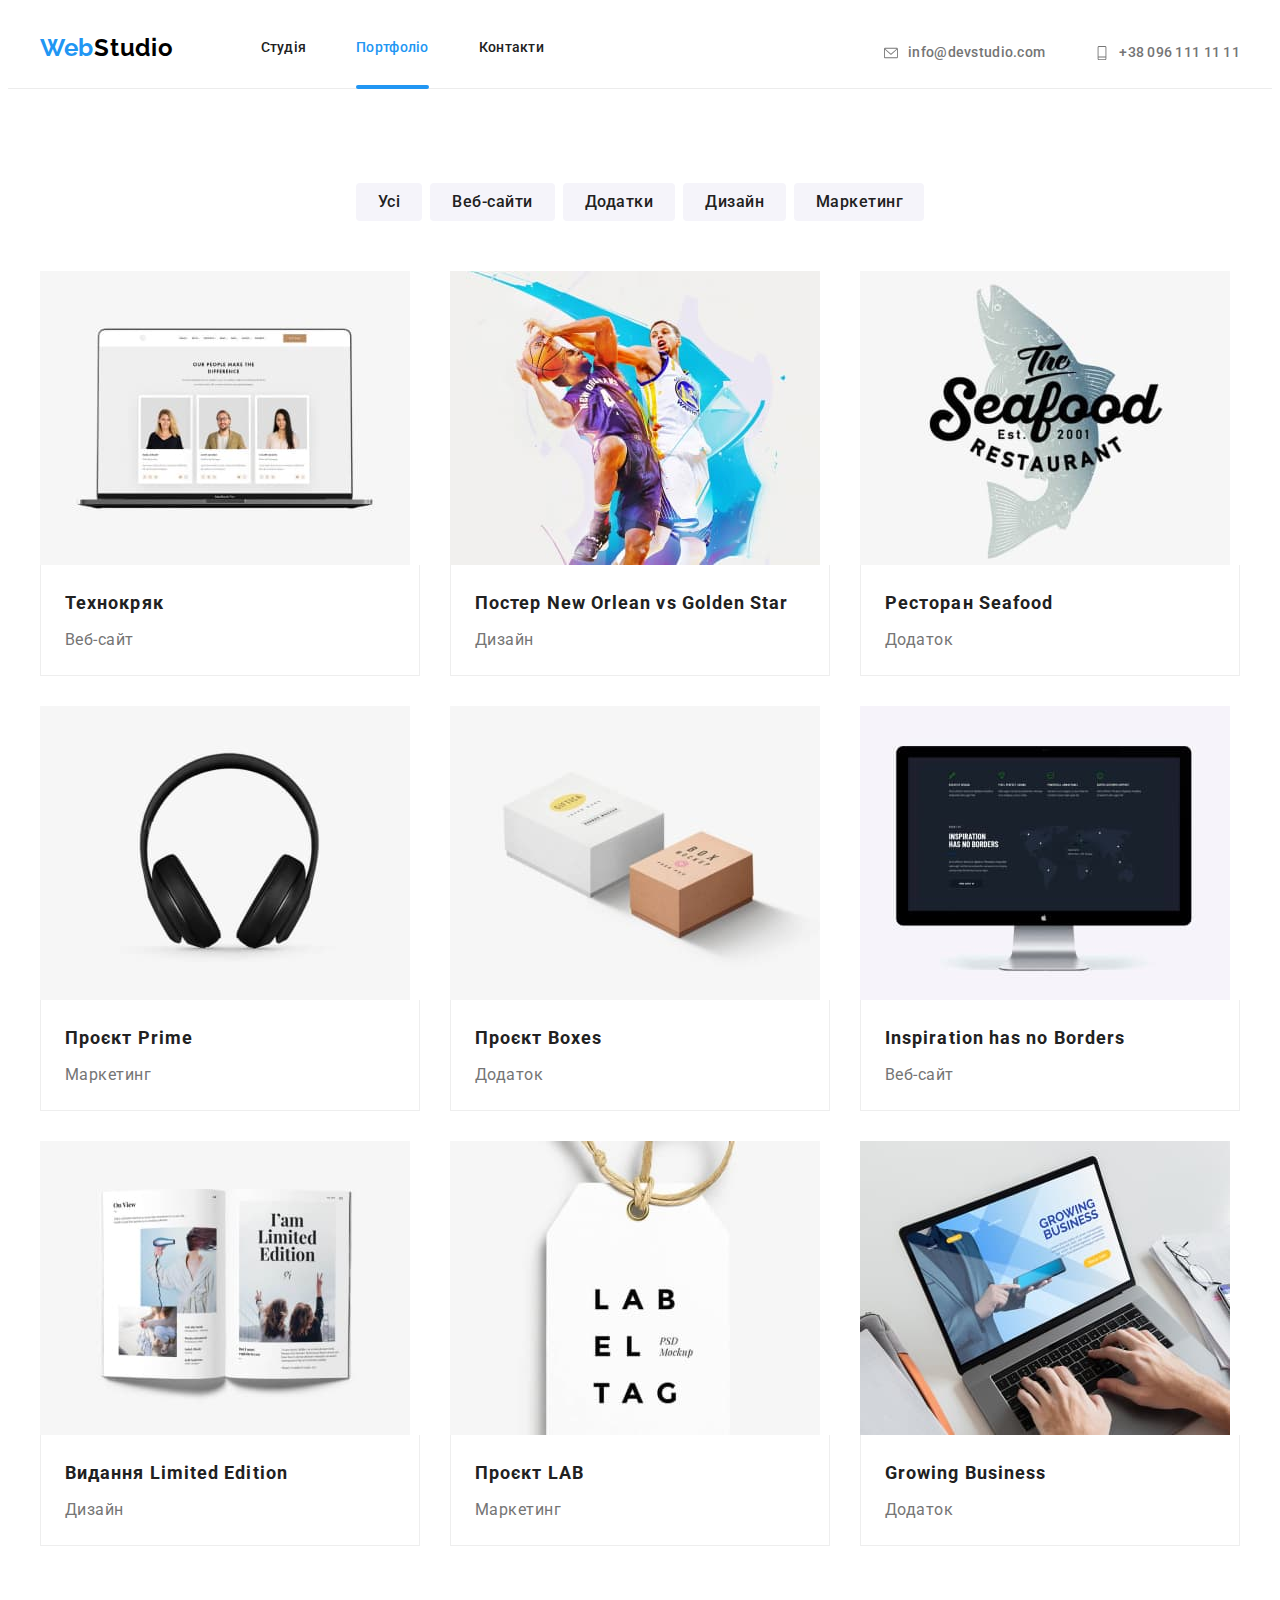
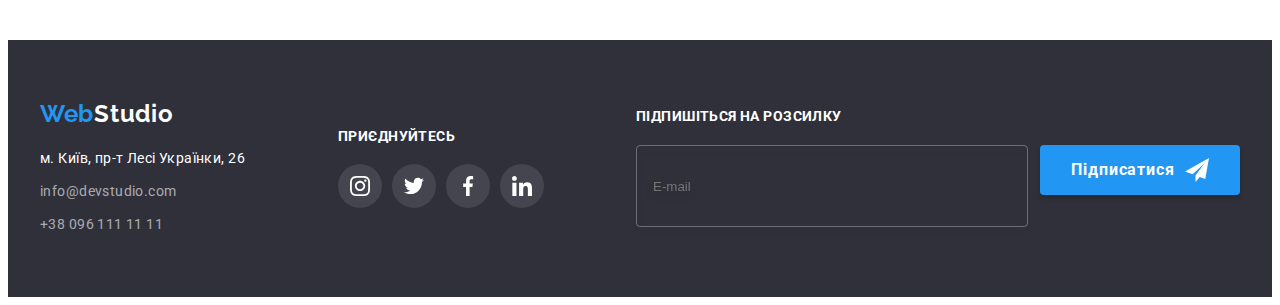
<file: portfolio.html>
<!DOCTYPE html>
<html lang="en">
  <head>
    <meta charset="UTF-8" />
    <meta http-equiv="X-UA-Compatible" content="IE=edge" />
    <meta name="viewport" content="width=device-width, initial-scale=1.0" />
    <link rel="preconnect" href="https://fonts.googleapis.com" />
    <link rel="preconnect" href="https://fonts.gstatic.com" crossorigin />
    <link
      href="https://fonts.googleapis.com/css2?family=Raleway:wght@700&family=Roboto:wght@400;500;700;900&display=swap"
      rel="stylesheet"
    />
    <link
      rel="stylesheet"
      href="https://cdnjs.cloudflare.com/ajax/libs/modern-normalize/1.1.0/modern-normalize.min.css"
      integrity="sha512-wpPYUAdjBVSE4KJnH1VR1HeZfpl1ub8YT/NKx4PuQ5NmX2tKuGu6U/JRp5y+Y8XG2tV+wKQpNHVUX03MfMFn9Q=="
      crossorigin="anonymous"
      referrerpolicy="no-referrer"
    />
    <link rel="stylesheet" href="./css/main.min.css" />
    <title>Portfolio</title>
  </head>
  <body>
    <header class="header">
      <div class="container header-flex">
        <nav class="header-flex">
          <a href="./index.html" class="header__logo"
            ><span class="logo--color">Web</span>Studio</a
          >
          <ul class="list emphasis site-nav">
            <li class="site-nav__item">
              <a href="./index.html" class="site-nav__link">Студія</a>
            </li>
            <li class="site-nav__item">
              <a href="./portfolio.html" class="site-nav__link current">Портфоліо</a>
            </li>
            <li class="site-nav__item">
              <a href="#" class="site-nav__link">Контакти</a>
            </li>
          </ul>
        </nav>
        <ul class="list emphasis contact">
          <li class="contact__item">
            <a href="mailto:info@devstudio.com" class="contact__link">
              <svg width="16" height="12" class="contact__icon">
                <use href="./images/icons.svg#icon-mail"></use>
              </svg>

              info@devstudio.com</a
            >
          </li>
          <li class="contact__item">
            <a href="tel:+380961111111" class="contact__link">
              <svg width="10" height="16" class="contact__icon">
                <use href="./images/icons.svg#icon-phone"></use>
              </svg>

              +38 096 111 11 11</a
            >
          </li>
        </ul>
        <button type="button" class="header__menu-button" data-menu-open><div class="header__menu-icon">
          <svg width="40" height="40">
            <use href="./images/icons.svg#icon-menu"></use>
          </svg>
        </div></button>
      </div>
      <div class="mobile-menu is-hidden" data-menu>
        <div class="container"><ul class="list emphasis mobile-nav">
          <li class="mobile-nav__item">
            <a href="./index.html" class="mobile-nav__link">Студія</a>
          </li>
          <li class="mobile-nav__item">
            <a href="./portfolio.html" class="mobile-nav__link mob-menu-current">Портфоліо</a>
          </li>
          <li class="mobile-nav__item">
            <a href="#" class="mobile-nav__link">Контакти</a>
          </li>
        </ul>
        <ul class="list emphasis mobile-contact">
          <li class="mobile-contact__item">
            <a href="tel:+380961111111" class="mobile-contact__phone">
              

              +38 096 111 11 11</a
            >
          </li>
          <li class="mobile-contact__item">
            <a href="mailto:info@devstudio.com" class="mobile-contact__mail">
              

              info@devstudio.com</a
            >
          </li>
          
        </ul>
        <ul class="mobile-menu-soc list emphasis">
          <li class="mobile-menu-soc__link"><a href="">Instagram</a></li>
          <li class="mobile-menu-soc__link"><a href="">Twitter</a></li>
          <li class="mobile-menu-soc__link"><a href="">Facebook</a></li>
          <li class="mobile-menu-soc__link"><a href="">LinkedIn</a></li>
        </ul>
        <button type="button" class="header__menu-close" data-menu-close><div class="header__menu-icon">
          <svg width="40" height="40">
            <use href="./images/icons.svg#icon-menu-close"></use>
          </svg>
        </div></button>
      </div>
      </div>
    </header>
    <main>
      <section class="section">
        <div class="container">
          <h1 class="visually-hidden">Портфоліо</h1>
          <!-- Filter buttons -->
          <ul class="list emphasis filter filter-flex">
            <li class="filter__item">
              <button type="button" class="filter__button">Усі</button>
            </li>
            <li class="filter__item">
              <button type="button" class="filter__button">Веб-сайти</button>
            </li>
            <li class="filter__item">
              <button type="button" class="filter__button">Додатки</button>
            </li>
            <li class="filter__item">
              <button type="button" class="filter__button">Дизайн</button>
            </li>
            <li class="filter__item">
              <button type="button" class="filter__button">Маркетинг</button>
            </li>
          </ul>
          <ul class="list emphasis portfolio-flex">
            <li class="portfolio-card">
              <a href="#" class="portfolio-card--shadow">
                <div class="portfolio-card--wrap">
                  <img
                    src="./images/portfolio/techno-kryak.jpg"
                    alt="Веб сайт Технокряк"
                    width="370"
                    height="294"
                  />

                  <p class="portfolio-card__text">
                    Ресурс пропонує комплексні пропозиції з різним рівнем
                    функціоналу та сервісів. Все це дозволить відвідувачу
                    отримати вичерпні відомості про компанію чи приватну особу.
                  </p>
                </div>
                <div class="portfolio-card--outline">
                  <h2 class="portfolio-card__name">Технокряк</h2>
                  <p class="portfolio-card__type">Веб-сайт</p>
                </div>
              </a>
            </li>
            <li class="portfolio-card">
              <a href="#" class="portfolio-card--shadow">
                <div class="portfolio-card--wrap">
                  <img
                    src="./images/portfolio/poster.jpg"
                    alt="Постер New Orlean vs Golden Star"
                    width="370"
                    height="294"
                  />
                  <p class="portfolio-card__text">
                    Ресурс пропонує комплексні пропозиції з різним рівнем
                    функціоналу та сервісів. Все це дозволить відвідувачу
                    отримати вичерпні відомості про компанію чи приватну особу.
                  </p>
                </div>
                <div class="portfolio-card--outline">
                  <h2 class="portfolio-card__name">
                    Постер New Orlean vs Golden Star
                  </h2>
                  <p class="portfolio-card__type">Дизайн</p>
                </div>
              </a>
            </li>
            <li class="portfolio-card">
              <a href="#" class="portfolio-card--shadow">
                <div class="portfolio-card--wrap">
                  <img
                    src="./images/portfolio/seafood.jpg"
                    alt="Ресторан Seafood"
                    width="370"
                    height="294"
                  />
                  <p class="portfolio-card__text">
                    Ресурс пропонує комплексні пропозиції з різним рівнем
                    функціоналу та сервісів. Все це дозволить відвідувачу
                    отримати вичерпні відомості про компанію чи приватну особу.
                  </p>
                </div>
                <div class="portfolio-card--outline">
                  <h2 class="portfolio-card__name">Ресторан Seafood</h2>
                  <p class="portfolio-card__type">Додаток</p>
                </div>
              </a>
            </li>
            <li class="portfolio-card">
              <a href="#" class="portfolio-card--shadow">
                <div class="portfolio-card--wrap">
                  <img
                    src="./images/portfolio/prime.jpg"
                    alt="Проєкт Prime"
                    width="370"
                    height="294"
                  />
                  <p class="portfolio-card__text">
                    Ресурс пропонує комплексні пропозиції з різним рівнем
                    функціоналу та сервісів. Все це дозволить відвідувачу
                    отримати вичерпні відомості про компанію чи приватну особу.
                  </p>
                </div>
                <div class="portfolio-card--outline">
                  <h2 class="portfolio-card__name">Проєкт Prime</h2>
                  <p class="portfolio-card__type">Маркетинг</p>
                </div>
              </a>
            </li>
            <li class="portfolio-card">
              <a href="#" class="portfolio-card--shadow">
                <div class="portfolio-card--wrap">
                  <img
                    src="./images/portfolio/boxes.jpg"
                    alt="Проєкт Boxes"
                    width="370"
                    height="294"
                  />
                  <p class="portfolio-card__text">
                    Ресурс пропонує комплексні пропозиції з різним рівнем
                    функціоналу та сервісів. Все це дозволить відвідувачу
                    отримати вичерпні відомості про компанію чи приватну особу.
                  </p>
                </div>
                <div class="portfolio-card--outline">
                  <h2 class="portfolio-card__name">Проєкт Boxes</h2>
                  <p class="portfolio-card__type">Додаток</p>
                </div>
              </a>
            </li>
            <li class="portfolio-card">
              <a href="#" class="portfolio-card--shadow">
                <div class="portfolio-card--wrap">
                  <img
                    src="./images/portfolio/inspiration.jpg"
                    alt="Inspiration has no Borders"
                    width="370"
                    height="294"
                  />
                  <p class="portfolio-card__text">
                    Ресурс пропонує комплексні пропозиції з різним рівнем
                    функціоналу та сервісів. Все це дозволить відвідувачу
                    отримати вичерпні відомості про компанію чи приватну особу.
                  </p>
                </div>
                <div class="portfolio-card--outline">
                  <h2 class="portfolio-card__name">
                    Inspiration has no Borders
                  </h2>
                  <p class="portfolio-card__type">Веб-сайт</p>
                </div>
              </a>
            </li>
            <li class="portfolio-card">
              <a href="#" class="portfolio-card--shadow">
                <div class="portfolio-card--wrap">
                  <img
                    src="./images/portfolio/limited.jpg"
                    alt="Видання Limited Edition"
                    width="370"
                    height="294"
                  />
                  <p class="portfolio-card__text">
                    Ресурс пропонує комплексні пропозиції з різним рівнем
                    функціоналу та сервісів. Все це дозволить відвідувачу
                    отримати вичерпні відомості про компанію чи приватну особу.
                  </p>
                </div>
                <div class="portfolio-card--outline">
                  <h2 class="portfolio-card__name">Видання Limited Edition</h2>
                  <p class="portfolio-card__type">Дизайн</p>
                </div>
              </a>
            </li>
            <li class="portfolio-card">
              <a href="#" class="portfolio-card--shadow">
                <div class="portfolio-card--wrap">
                  <img
                    src="./images/portfolio/lab.jpg"
                    alt="Проєкт LAB"
                    width="370"
                    height="294"
                  />
                  <p class="portfolio-card__text">
                    Ресурс пропонує комплексні пропозиції з різним рівнем
                    функціоналу та сервісів. Все це дозволить відвідувачу
                    отримати вичерпні відомості про компанію чи приватну особу.
                  </p>
                </div>
                <div class="portfolio-card--outline">
                  <h2 class="portfolio-card__name">Проєкт LAB</h2>
                  <p class="portfolio-card__type">Маркетинг</p>
                </div>
              </a>
            </li>
            <li class="portfolio-card">
              <a href="" class="portfolio-card--shadow">
                <div class="portfolio-card--wrap">
                  <img
                    src="./images/portfolio/growing.jpg"
                    alt="Growing Business"
                    width="370"
                    height="294"
                  />
                  <p class="portfolio-card__text">
                    Ресурс пропонує комплексні пропозиції з різним рівнем
                    функціоналу та сервісів. Все це дозволить відвідувачу
                    отримати вичерпні відомості про компанію чи приватну особу.
                  </p>
                </div>
                <div class="portfolio-card--outline">
                  <h2 class="portfolio-card__name">Growing Business</h2>
                  <p class="portfolio-card__type">Додаток</p>
                </div>
              </a>
            </li>
          </ul>
        </div>
      </section>
    </main>
    <footer class="footer-bg footer">
      <div class="container footer-flex">
        <div>
          <a href="./index.html" class="logo footer-logo"
            ><span class="logo--blue">Web</span
            ><span class="logo--white">Studio</span></a
          >
          <address>
            <ul class="list emphasis footer-contact">
              <li class="footer-contact__item">
                <a
                  href="https://goo.gl/maps/9FVGhHxH4ZzNUwWE9"
                  target="_blank"
                  rel="noopener noreferrer nofollow"
                  class="footer-contact__address"
                >
                  м. Київ, пр-т Лесі Українки, 26
                </a>
              </li>
              <li class="footer-contact__item">
                <a
                  href="mailto:info@devstudio.com"
                  class="footer-contact__contact"
                  >info@devstudio.com</a
                >
              </li>
              <li class="footer-contact__item">
                <a href="tel:+380961111111" class="footer-contact__contact"
                  >+38 096 111 11 11</a
                >
              </li>
            </ul>
          </address>
        </div>
        <div class="footer-soc">
          <h2 class="join-us">Приєднуйтесь</h2>
          <ul class="footer-soc-list list">
            <li class="footer-soc-list__item">
              <a href="#" class="footer-soc-list__link">
                <svg class="footer-soc-list__icon" width="20" height="20">
                  <use href="./images/icons.svg#icon-instagram"></use>
                </svg>
              </a>
            </li>
            <li class="footer-soc-list__item"">
              <a href="#" class="footer-soc-list__link">
                <svg class="footer-soc-list__icon" width="20" height="20">
                  <use href="./images/icons.svg#icon-twitter"></use>
                </svg>
              </a>
            </li>
            <li class="footer-soc-list__item"">
              <a href="#" class="footer-soc-list__link">
                <svg class="footer-soc-list__icon" width="20" height="20">
                  <use href="./images/icons.svg#icon-facebook"></use>
                </svg>
              </a>
            </li>
            <li class="footer-soc-list__item"">
              <a href="#" class="footer-soc-list__link">
                <svg class="footer-soc-list__icon" width="20" height="20">
                  <use href="./images/icons.svg#icon-linkedin"></use>
                </svg>
              </a>
            </li>
          </ul>
        </div>
        <div class="join">
          <p class="join-title">Підпишіться на розсилку</p>
          <form class="footer-join">
            <input
              type="email"
              placeholder="E-mail"
              class="footer-join__input"
              name="join-mail"
            />
            <button type="submit" class="footer-join__button">
              Підписатися
              <svg class="footer-join__icon" width="24" height="24">
                <use href="./images/icons.svg#icon-send"></use>
              </svg>
            </button>
          </form>
        </div>
      </div>
    </footer>
  </body>
</html>
</file>
<file: css/main.min.css>
p,h1,h2,h3,h4,h5,h6{margin:0}ul,ol{margin:0;padding-left:0}button{cursor:pointer}address{font-style:normal}img{display:block}.list{list-style:none;padding:0;margin:0}input{outline:rgba(0,0,0,0)}.emphasis a{text-decoration:none;font-style:normal}a:visited{text-decoration:none}textarea{resize:none}body{font-family:"Roboto",sans-serif;color:var(--text-color);background-color:var(--white-color)}.section{padding-bottom:60px;padding-top:60px}.section-wwd{padding-bottom:94px}.is-hidden{opacity:1;visibility:hidden;pointer-events:none}@media screen and (min-width: 1200px){.section{padding-bottom:94px}}:root{--text-color: #757575;--title-color: #000000;--btn-color: #2196f3;--link-op-color: rgba(255, 255, 255, 0.6);--white-color: #ffffff;--white-back-color: #f5f5f5;--name-color: #212121;--back-color: #2f303a;--btn-active: #188ce8;--team-bg: #f5f4fa;--customer-color: #afb1b8;--secondary-grey: #c4c4c4;--icon-grey: #afb1b8}.visually-hidden{position:absolute;width:1px;height:1px;margin:-1px;border:0;padding:0;white-space:nowrap;-webkit-clip-path:inset(100%);clip-path:inset(100%);clip:rect(0 0 0 0);overflow:hidden}.container{width:480px;padding-left:15px;padding-right:15px;margin:0 auto}@media screen and (min-width: 768px){.container{width:768px}}@media screen and (min-width: 768px)and (min-width: 1200px){.container{width:1200px}}.title{text-align:center;margin-bottom:50px;font-weight:700;font-size:36px;line-height:1.16;letter-spacing:.03em;color:var(--name-color)}.backdrop{position:fixed;top:0;width:100%;height:100%;background-color:rgba(0,0,0,.2);transition:opacity 250ms cubic-bezier(0.4, 0, 0.2, 1),visibility 250ms cubic-bezier(0.4, 0, 0.2, 1)}.backdrop.backdrop.is-hidden .modal{transform:translate(-50%, -50%) scale(0)}.modal{width:450px;max-height:609px;background-color:var(--white-color);border-radius:4px;padding:40px;position:absolute;top:50%;left:50%;transform:translate(-50%, -50%) scale(1);transition:transform 250ms cubic-bezier(0.4, 0, 0.2, 1)}.modal__title{font-family:"Roboto";font-style:normal;font-weight:700;font-size:20px;line-height:1.15;text-align:center;letter-spacing:.03em;margin-bottom:12px;color:var(--name-color)}.modal-close-icon{position:absolute;fill:#000;top:5px;left:5px;display:flex;justify-content:center;align-items:center;cursor:pointer;transition:fill 250ms cubic-bezier(0.4, 0, 0.2, 1)}.modal-close-icon:hover,.modal-close-icon:focus{fill:var(--btn-color)}.input-wrap{position:relative;margin-top:4px}.modal-form__input{padding-left:48px;padding-right:48px;width:100%;height:40px;border:1px solid rgba(33,33,33,.2);border-radius:4px;transition:border-color 250ms cubic-bezier(0.4, 0, 0.2, 1)}.modal-form__input:focus{border-color:var(--btn-color)}.modal-form__input:focus+.modal-form__icon{fill:var(--btn-color)}.modal-form__item{margin-bottom:10px}.modal-form__label{display:block;font-family:"Roboto";font-style:normal;font-weight:400;font-size:12px;line-height:1.16;color:var(--text-color)}.modal-form__comment{width:100%;height:120px;border:1px solid rgba(33,33,33,.2);border-radius:4px;margin-top:4px;outline:rgba(0,0,0,0);padding-top:12px;padding-bottom:12px;padding-left:16px;padding-right:16px;transition:border-color 250ms cubic-bezier(0.4, 0, 0.2, 1)}.modal-form__comment::-moz-placeholder{font-family:"Roboto";font-style:normal;font-weight:400;font-size:12px;line-height:1.14;letter-spacing:.01em;color:rgba(117,117,117,.5)}.modal-form__comment:-ms-input-placeholder{font-family:"Roboto";font-style:normal;font-weight:400;font-size:12px;line-height:1.14;letter-spacing:.01em;color:rgba(117,117,117,.5)}.modal-form__comment::placeholder{font-family:"Roboto";font-style:normal;font-weight:400;font-size:12px;line-height:1.14;letter-spacing:.01em;color:rgba(117,117,117,.5)}.modal-form__comment:focus{border-color:var(--btn-color)}.modal-form__icon{position:absolute;fill:var(--name-color);left:12px;top:50%;transform:translateY(-50%);transition:fill 250ms cubic-bezier(0.4, 0, 0.2, 1);transition:fill 250ms cubic-bezier(0.4, 0, 0.2, 1)}.modal-form__button{font-family:"Roboto";font-style:normal;font-weight:700;font-size:16px;line-height:1.88;margin:0 auto;margin-top:30px;letter-spacing:.06em;border:none;color:var(--white-color);width:200px;height:50px;background:var(--btn-color);box-shadow:0px 4px 4px rgba(0,0,0,.15);border-radius:4px;display:flex;align-items:center;justify-content:center;cursor:pointer;transition:background 250ms cubic-bezier(0.4, 0, 0.2, 1)}.modal-form__button:focus,.modal-form__button:hover{background:var(--btn-active)}.modal--close{height:30px;width:30px;background-color:var(--white-color);border:1px solid rgba(0,0,0,.1);border-radius:50%;position:absolute;top:8px;right:8px}.policy{font-family:"Roboto";font-style:normal;font-weight:400;font-size:12px;line-height:1.16;letter-spacing:.03em;color:#757575;padding-left:7px}.policy__checkbox{position:absolute;width:1px;height:1px;margin:-1px;border:0;padding:0;white-space:nowrap;-webkit-clip-path:inset(100%);clip-path:inset(100%);clip:rect(0 0 0 0);overflow:hidden}.policy__checkbox:checked~.policy__checkbox-icon--check{display:inline-block}.policy__checkbox-icon{position:absolute;top:6px;left:-12px}.policy__checkbox-icon--check{position:absolute;top:6px;left:-12px;display:none}.policy a{color:var(--btn-color)}.checkbox-policy{position:relative;display:flex;justify-content:center;margin-top:20px}@media screen and (min-width: 1200px){.modal{width:528px;max-height:581px}.policy__checkbox-icon{top:12px;left:0}.policy__checkbox-icon--check{top:12px;left:0}.policy{font-size:14px;line-height:1.71}}.header{border-bottom:1px solid #ececec}.header-flex{position:relative;display:flex;justify-content:space-between;align-items:center}.header__logo{font-family:"Raleway";font-style:normal;font-weight:700;font-size:24px;line-height:1.16;letter-spacing:.03em;color:var(--title-color);text-decoration:none;padding-top:16px;padding-bottom:16px}.header__logo--color{color:var(--btn-color)}.logo{font-family:"Raleway";font-style:normal;font-weight:700;font-size:24px;line-height:1.16;letter-spacing:.03em;color:var(--title-color);text-decoration:none}.logo--color{color:var(--btn-color)}.site-nav{display:none}.site-nav__link{position:relative;font-weight:500;font-size:14px;line-height:1.14;letter-spacing:.02em;color:var(--name-color);transition:color 250ms cubic-bezier(0.4, 0, 0.2, 1)}.site-nav .site-nav__item:not(:last-child){margin-right:50px}.site-nav:hover{cursor:pointer}.site-nav__link{display:inline-block;padding-top:32px;padding-bottom:32px}.site-nav__link:hover,.site-nav__link:focus{color:var(--btn-color)}.contact{display:none}.contact .contact__item+.contact__item{margin-left:50px}.contact__link{display:flex;align-items:center;padding-top:32px;padding-bottom:32px;font-weight:500;font-size:14px;line-height:1.14;letter-spacing:.02em;color:var(--text-color);transition:color 250ms cubic-bezier(0.4, 0, 0.2, 1)}.contact__link:hover,.contact__link:focus{color:var(--btn-color)}.contact__link:hover .contact__icon,.contact__link:focus .contact__icon{fill:currentColor}.contact .contact__item{display:flex;align-items:center;margin-right:10px}.contact__icon{fill:var(--text-color);margin-right:10px;transition:fill 250ms cubic-bezier(0.4, 0, 0.2, 1)}.current{color:var(--btn-color)}.current::after{content:"";position:absolute;bottom:-1px;left:0;width:100%;height:4px;background:var(--btn-color);border-radius:2px}.mob-menu-current{color:var(--btn-color)}.mobile-menu{position:relative;width:100%;height:100%;top:0;position:fixed;z-index:1;padding-top:48px;padding-bottom:48px;background-color:var(--white-color)}.mobile-nav__item{font-family:"Roboto";font-style:normal;font-weight:500;font-size:40px;line-height:1.175;letter-spacing:.02em;color:var(--name-color);margin-left:25px}.mobile-nav__item:not(:first-child){margin-top:30px}.mobile-nav__link{text-decoration:none;color:var(--name-color)}.mobile-nav__link:focus,.mobile-nav__link:hover{color:var(--btn-color)}.mobile-contact{margin-top:302px;margin-left:25px}.mobile-contact__item:not(:last-child){margin-bottom:32px}.mobile-contact__phone{font-family:"Roboto";font-style:normal;font-weight:500;font-size:34px;line-height:1.176;letter-spacing:.02em;color:var(--btn-color)}.mobile-contact__mail{font-family:"Roboto";font-style:normal;font-weight:500;font-size:24px;line-height:1.166;letter-spacing:.02em;color:var(--text-color)}.mobile-menu-soc{display:flex;justify-content:flex-start;padding-left:25px;margin-top:32px}.mobile-menu-soc__link{font-family:"Roboto";font-style:normal;font-weight:500;font-size:18px;line-height:1.22;letter-spacing:.02em;color:var(--btn-color)}.mobile-menu-soc__item:not(:last-child){padding-right:10px;border-right:1px solid rgba(33,33,33,.2)}.mobile-menu-soc__item:not(:first-child){padding-left:10px}.header__menu-button{border:none;background-color:var(--white-color)}.header__menu-icon{height:40px;width:40px;background-color:var(--white-color);border:none;padding:0;position:absolute;top:0;right:0;transform:translate(-15px, 10px)}.header__menu-close{height:40px;width:40px;background-color:var(--white-color);border:none;padding:0;position:absolute;top:0;right:0}@media screen and (min-width: 768px){.header__menu-button{display:none}.site-nav{display:flex;margin-left:87px}.contact{display:flex;flex-direction:column}.contact__link{padding-top:0;padding-bottom:0}.contact .contact__item+.contact__item{margin-left:0}.contact__item+.contact__item{margin-top:10px}.contact .contact__item{margin-right:0}.contact__icon{width:14px;height:14px}}@media screen and (min-width: 1200px){.contact{display:flex;align-items:baseline;flex-direction:row}.contact .contact__item+.contact__item{margin-left:50px}}.hero{padding-top:118px;padding-bottom:118px}.hero--background{margin:0 auto;text-align:center;min-width:480px;background-color:var(--secondary-grey);background-image:linear-gradient(rgba(47, 48, 58, 0.4), rgba(47, 48, 58, 0.4)),url(../images/hero-bg-mobile.jpg);background-repeat:no-repeat;background-position:center;background-size:cover}@media(min-device-pixel-ratio: 2),(-webkit-min-device-pixel-ratio: 2),(min-resolution: 192dpi),(min-resolution: 2dppx){.hero--background{background-image:linear-gradient(rgba(47, 48, 58, 0.4), rgba(47, 48, 58, 0.4)),url(../images/hero-bg-mobile-2x.jpg)}}@media screen and (min-width: 768px){.hero--background{background-image:linear-gradient(rgba(47, 48, 58, 0.4), rgba(47, 48, 58, 0.4)),url(../images/hero-bg-tablet.jpg)}}@media screen and (min-width: 768px)and (min-device-pixel-ratio: 2),screen and (min-width: 768px)and (-webkit-min-device-pixel-ratio: 2),screen and (min-width: 768px)and (min-resolution: 192dpi),screen and (min-width: 768px)and (min-resolution: 2dppx){.hero--background{background-image:linear-gradient(rgba(47, 48, 58, 0.4), rgba(47, 48, 58, 0.4)),url(../images/hero-bg-tablet-2x.jpg)}}@media screen and (min-width: 1200px){.hero--background{max-width:1600px;background-image:linear-gradient(rgba(47, 48, 58, 0.4), rgba(47, 48, 58, 0.4)),url(../images/hero-bg.jpg)}}@media(min-device-pixel-ratio: 2),(-webkit-min-device-pixel-ratio: 2),(min-resolution: 192dpi),(min-resolution: 2dppx){.hero--background{background-image:linear-gradient(rgba(47, 48, 58, 0.4), rgba(47, 48, 58, 0.4)),url(../images/hero-bg-2x.jpg)}}.hero__title{margin:0 auto;margin-top:0px;margin-bottom:30px;max-width:696px;font-weight:900;font-size:26px;line-height:1.62;text-align:center;letter-spacing:.06em;text-transform:uppercase;color:#fff}@media screen and (min-width: 768px){.hero__title{width:360px}}@media screen and (min-width: 1200px){.hero__title{width:696px;font-size:44px}}.hero__button{padding-top:10px;padding-bottom:10px;padding-left:32px;padding-right:32px;border-radius:4px;background:#2196f3;border-style:hidden;font-family:"Roboto",sans-serif;font-weight:700;font-size:16px;line-height:1.875;letter-spacing:.06em;color:var(--white-color);cursor:pointer;background-color:var(--btn-color);transition:background-color 250ms cubic-bezier(0.4, 0, 0.2, 1);box-shadow:0px 4px 4px rgba(0,0,0,.15)}.hero__button:hover,.hero__button:focus{background-color:var(--btn-active)}@media screen and (min-width: 1200px){.hero{padding-top:200px;padding-bottom:200px}}.features__title{text-align:center;margin-bottom:10px;font-weight:700;font-size:14px;line-height:1.14;letter-spacing:.03em;text-transform:uppercase;color:var(--name-color)}.features__text{font-size:14px;line-height:1.71;letter-spacing:.03em}.features__icon{content:"";height:120px;width:450px;border-radius:4px;background-position:center;background-color:var(--team-bg);margin-bottom:30px;background-repeat:no-repeat;display:flex;align-items:center;justify-content:center}@media screen and (min-width: 768px){.features{display:flex;flex-wrap:wrap;gap:30px}.features__icon{width:354px}.features__item{width:354px}.features__title{text-align:left}}@media screen and (min-width: 768px){.container{width:768px}.features{display:flex;flex-wrap:wrap;gap:30px}.features__title{text-align:left}}@media screen and (min-width: 1200px){.container{width:1200px}.features{display:flex;flex-wrap:nowrap;gap:0}.features .features__item{flex-basis:calc((100% - 90px)/4)}.features .features__item:not(:last-child){margin-right:30px}.features .features__item{width:270px}.features .features__icon{height:120px;width:270px;display:flex;align-items:center;justify-content:center}}.whatwedo{display:flex}.whatwedo .whatwedo__item:not(:last-child){margin-right:30px}.whatwedo__item{position:relative}.whatwedo__title{position:absolute;bottom:0;left:0;display:flex;justify-content:center;align-items:center;width:370px;height:70px;font-family:"Roboto";font-style:normal;font-weight:700;font-size:14px;line-height:1.14;text-align:center;text-transform:uppercase;color:var(--white-color);background:rgba(47,48,58,.8)}@media screen and (max-width: 1199px){.display-none{display:none}}.member{background:#fff;box-shadow:0px 1px 3px rgba(0,0,0,.12),0px 1px 1px rgba(0,0,0,.14),0px 2px 1px rgba(0,0,0,.2);border-radius:0px 0px 4px 4px}.member__name{text-align:center;font-weight:500;font-size:16px;line-height:1.18;letter-spacing:.03em;color:var(--name-color)}.member__position{text-align:center;margin-bottom:16px;font-size:16px;line-height:1.18;letter-spacing:.03em}.member .member__name{margin-bottom:10px}.member__photo{width:450px}.member:not(:last-child){margin-bottom:30px}.team-bg{background-color:var(--team-bg);min-width:480px}.employee-bg .member{background-color:var(--white-color)}@media screen and (min-width: 768px){.employee-bg .member{width:354px}.employee-bg .member .member__photo{width:354px}.list-flex{display:flex;flex-wrap:wrap;gap:30px}.member:not(:last-child){margin-bottom:0px}}@media screen and (min-width: 1200px){.member{text-align:center}.section{padding-top:94px}.list-flex{flex-wrap:nowrap}.employee-bg .member{width:270px}.employee-bg .member .member__photo{width:270px}}.team-card{background:#fff;padding-top:30px;padding-bottom:30px;box-shadow:0px 1px 3px rgba(0,0,0,.12),0px 1px 1px rgba(0,0,0,.14),0px 2px 1px rgba(0,0,0,.2);border-radius:0px 0px 4px 4px}.soc-list{display:flex;justify-content:center;gap:10px}.soc-list__item{width:44px;height:44px}.soc-list__link{width:100%;height:100%;border-radius:50%;display:flex;align-items:center;justify-content:center;transition:background-color 250ms cubic-bezier(0.4, 0, 0.2, 1)}.soc-list__link:focus{background-color:var(--btn-color)}.soc-list__link:hover,.soc-list__link:focus .soc-list__icon{background-color:var(--btn-color);fill:var(--white-color)}.soc-list__link:hover .soc-list__icon{fill:var(--white-color)}.soc-list__icon{fill:var(--icon-grey);transition:fill 250ms cubic-bezier(0.4, 0, 0.2, 1)}.customer{display:flex;flex-wrap:wrap;justify-content:center;gap:30px}.customer__icon{height:92px;width:210px;border:1px solid var(--customer-color);border-radius:4px;background-position:center;background-repeat:no-repeat;display:flex;align-items:center;justify-content:center;fill:var(--customer-color);transition:border-color 250ms cubic-bezier(0.4, 0, 0.2, 1),fill 250ms cubic-bezier(0.4, 0, 0.2, 1)}.customer__icon:hover,.customer__icon:focus{border-color:var(--btn-color);fill:var(--btn-color)}@media screen and (min-width: 768px){.customer .customer__icon{width:226px}}@media screen and (min-width: 1200px){.customer .customer__icon{width:170px}}.logo{padding:0}.logo--white{color:var(--white-color)}.logo--blue{color:var(--btn-color)}.footer{padding-top:60px;padding-bottom:60px}.footer-flex{text-align:center}.footer-contact__address{font-size:14px;line-height:1.71;letter-spacing:.03em;color:var(--white-color);transition:color 250ms cubic-bezier(0.4, 0, 0.2, 1)}.footer-contact__address:hover,.footer-contact__address:focus{color:var(--btn-color)}.footer-contact__contact{font-size:14px;line-height:1.71;letter-spacing:.03em;color:var(--link-op-color);transition:color 250ms cubic-bezier(0.4, 0, 0.2, 1)}.footer-contact__contact:hover,.footer-contact__contact:focus{color:var(--btn-color)}.footer-bg{background-color:var(--back-color);min-width:480px}.footer-logo{display:inline-block;margin-right:0;margin-bottom:20px}.footer-contact .footer-contact__item+.footer-contact__item{margin-top:9px}.footer-soc{margin-top:60px}.footer-email-join{margin-left:auto;margin-top:60px}.footer-soc-list{display:flex;justify-content:center;gap:10px}.footer-soc-list__item{width:44px;height:44px}.footer-soc-list__link{width:100%;height:100%;border-radius:50%;display:flex;align-items:center;justify-content:center;background:rgba(255,255,255,.1);transition:background-color 250ms cubic-bezier(0.4, 0, 0.2, 1)}.footer-soc-list__link:hover,.footer-soc-list__link:focus{background-color:var(--btn-color)}.footer-soc-list__icon{fill:var(--white-color);transition:fill 250ms cubic-bezier(0.4, 0, 0.2, 1)}.footer-join{text-align:center}.footer-join__input{width:450px;height:50px;background-color:rgba(0,0,0,0);border:1px solid rgba(255,255,255,.3);filter:drop-shadow(0px 4px 4px rgba(0, 0, 0, 0.15));border-radius:4px;color:var(--white-color);padding-top:15px;padding-bottom:15px;padding-left:16px;padding-right:16px;transition:border-color 250ms cubic-bezier(0.4, 0, 0.2, 1)}.footer-join__input:focus{border-color:var(--btn-color)}.footer-join__button{margin:0 auto;margin-top:20px;font-family:"Roboto";font-size:16px;line-height:1.88;font-weight:700;display:flex;justify-content:center;align-items:center;text-align:center;letter-spacing:.06em;border:none;color:var(--white-color);width:200px;height:50px;color:var(--white-color);background:var(--btn-color);box-shadow:0px 4px 4px rgba(0,0,0,.15);border-radius:4px;transition:background 250ms cubic-bezier(0.4, 0, 0.2, 1)}.footer-join__button:focus,.footer-join__button:hover{background:var(--btn-active)}.footer-join::-moz-placeholder{font-family:"Roboto";font-style:normal;font-weight:400;font-size:16px;line-height:1.25;display:flex;align-items:center;color:rgba(255,255,255,.6)}.footer-join:-ms-input-placeholder{font-family:"Roboto";font-style:normal;font-weight:400;font-size:16px;line-height:1.25;display:flex;align-items:center;color:rgba(255,255,255,.6)}.footer-join::placeholder{font-family:"Roboto";font-style:normal;font-weight:400;font-size:16px;line-height:1.25;display:flex;align-items:center;color:rgba(255,255,255,.6)}.footer-join__icon{margin-left:10px;fill:var(--white-color)}.join{margin-left:auto}.join-us{font-size:14px;line-height:1.142;letter-spacing:.03em;text-transform:uppercase;color:#fff;margin-bottom:20px}.join-title{text-align:center;font-family:"Roboto";font-style:normal;font-size:14px;font-weight:700;line-height:1.14;letter-spacing:.03em;text-transform:uppercase;margin-bottom:20px;color:var(--white-color)}@media screen and (min-width: 768px){.footer-tablet{display:flex;justify-content:space-around;align-items:baseline}.footer-soc{margin-top:0px}}@media screen and (min-width: 1200px){.footer-flex{display:flex;align-items:center;text-align:left;justify-content:space-between}.footer-soc{margin-left:93px;margin-top:0px}.footer-email-join{margin:0}.footer-join{display:flex}.footer-join__button{margin:0;margin-left:12px}.footer-join__input{width:358px}.join-title{text-align:left}}.filter__button{padding-top:6px;padding-bottom:6px;padding-left:22px;padding-right:22px;max-width:130px;border-style:hidden;border-radius:4px;font-family:"Roboto",sans-serif;font-weight:500;font-size:16px;line-height:1.62;letter-spacing:.03em;color:var(--name-color);cursor:pointer;background-color:var(--team-bg);transition:color 250ms cubic-bezier(0.4, 0, 0.2, 1),background-color 250ms cubic-bezier(0.4, 0, 0.2, 1),box-shadow 250ms cubic-bezier(0.4, 0, 0.2, 1)}.filter__button:hover,.filter__button:focus{color:var(--white-color);background-color:var(--btn-color);box-shadow:0px 3px 1px rgba(0,0,0,.1),0px 1px 2px rgba(0,0,0,.08),0px 2px 2px rgba(0,0,0,.12)}.filter-flex{margin-bottom:50px;display:flex;justify-content:center}.filter-flex .filter__item+.filter__item{margin-left:8px}.portfolio-card{width:calc((100% - 60px)/3);margin-right:30px;margin-bottom:30px}.portfolio-card__name{margin-bottom:4px;font-weight:700;font-size:18px;line-height:2;letter-spacing:.06em;color:var(--name-color)}.portfolio-card__type{font-size:16px;line-height:1.87;letter-spacing:.03em;color:var(--text-color)}.portfolio-card--shadow{display:block;transition:box-shadow 250ms cubic-bezier(0.4, 0, 0.2, 1)}.portfolio-card--shadow:hover,.portfolio-card--shadow:focus{box-shadow:0px 1px 1px rgba(0,0,0,.12),0px 4px 4px rgba(0,0,0,.06),1px 4px 6px rgba(0,0,0,.16)}.portfolio-card--outline{border-left:1px solid #eee;border-right:1px solid #eee;border-bottom:1px solid #eee;padding-left:24px;padding-bottom:20px;padding-top:20px;padding-right:24px}.portfolio-card:nth-child(3n){margin-right:0}.portfolio-card:nth-last-child(-n+3){margin-bottom:0}.portfolio-card--wrap{position:relative;overflow:hidden}.portfolio-card__text{position:absolute;top:0;padding-left:24px;padding-right:24px;padding-top:63px;padding-bottom:63px;font-weight:400;font-size:18px;line-height:1.56;color:var(--white-color);background-color:rgba(33,150,243,.9);height:100%;transform:translateY(100%);transition:transform 250ms cubic-bezier(0.4, 0, 0.2, 1)}.portfolio-card:hover .portfolio-card__text{transform:translateY(0)}.portfolio-flex{display:flex;flex-wrap:wrap;justify-content:space-between}/*# sourceMappingURL=main.min.css.map */
</file>
